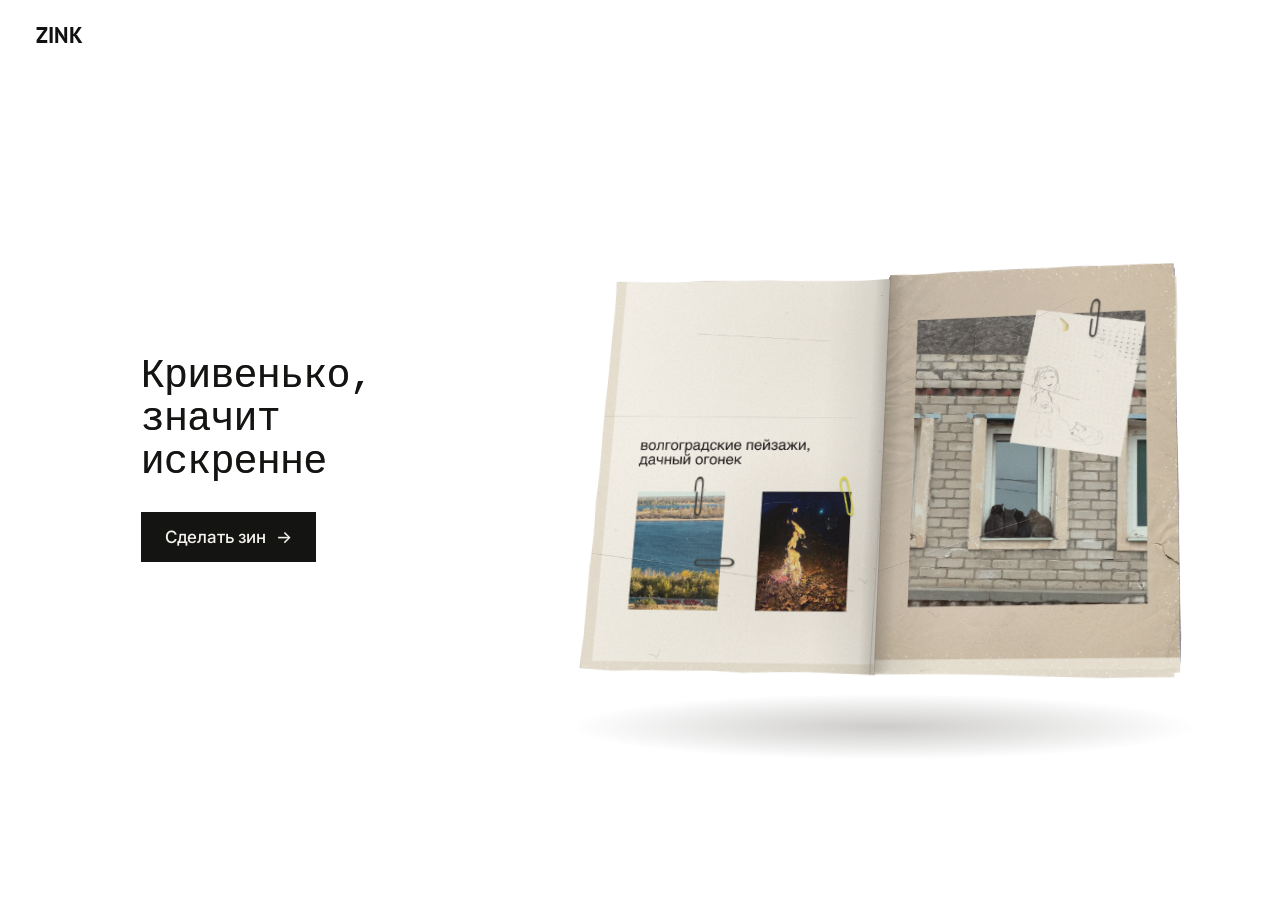
<file: index.html>
<!doctype html>
<html lang="ru">
<head>
<meta charset="utf-8">
<meta name="viewport" content="width=device-width, initial-scale=1">
<title>ZINK</title>
<meta name="description" content="Кривенько, значит искренне">
<meta property="og:title" content="ZINK">
<meta property="og:description" content="Кривенько, значит искренне">
<meta property="og:type" content="website">
<meta property="og:site_name" content="ZINK">
<link rel="icon" href="favicon.ico" sizes="any">
<link rel="icon" type="image/png" sizes="32x32" href="assets/favicon-32.png">
<link rel="icon" type="image/png" sizes="192x192" href="assets/favicon-192.png">
<link rel="apple-touch-icon" href="assets/apple-touch-icon.png">
<link rel="preconnect" href="https://fonts.googleapis.com">
<link rel="preconnect" href="https://fonts.gstatic.com" crossorigin>
<link href="https://fonts.googleapis.com/css2?family=Inter:wght@400;500;600;700&family=PT+Sans:wght@400;700&family=PT+Sans+Narrow:wght@700&family=PT+Mono&family=IBM+Plex+Mono:wght@400;500&display=swap" rel="stylesheet">
<link rel="stylesheet" href="css/site.css">
<style>
.home { height: 100vh; height: 100dvh; display: flex; flex-direction: column; overflow: hidden; }
.home__head { padding: 24px 36px; flex: none; position: relative; z-index: 2; }
.home__main { flex: 1; min-height: 0; display: grid; grid-template-columns: minmax(320px, 38%) 1fr; align-items: center; }

/* Левый блок: как был */
.hero { display: flex; flex-direction: column; gap: 28px; padding-left: max(56px, 11vw); margin-top: -6vh; animation: zkin 1s cubic-bezier(.2,.7,.2,1) both; }
.hero__title { margin: 0; font-family: 'Courier New', 'Courier Prime', 'Nimbus Mono PS', FreeMono, monospace; font-weight: 400; font-size: 40px; line-height: 1.08; letter-spacing: -0.02em; text-shadow: 0 0 .6px rgba(20,20,19,.55); color: #141413; }
.hero__btn { align-self: flex-start; height: 50px; min-height: 50px; padding: 0 24px; background: #141413; color: #F4F2EC; font-size: 17px; letter-spacing: -.01em; }

/* 3D-зин */
.scene { position: relative; width: 100%; height: 100%; perspective: 2000px; perspective-origin: 50% 35%; }
.scene__float { position: absolute; left: 50%; top: 47%; width: 0; height: 0; transform-style: preserve-3d; }
.zine { position: absolute; transform-style: preserve-3d; opacity: 0; transition: opacity .35s ease; }
.zine.is-ready { opacity: 1; }
.scene.is-ready .floor { visibility: visible; }
.leaf { position: absolute; left: 50%; top: 0; transform-origin: 0 50%; transform-style: preserve-3d; }
.face { position: absolute; inset: 0; backface-visibility: hidden; -webkit-backface-visibility: hidden; background: #F1EDE4; overflow: hidden; }
.face--back { transform: rotateY(180deg); }
.face canvas { display: block; width: 100%; height: 100%; }
/* бумага и потёртости рисуются прямо на страницах (js/home3d.js) */
.face--front::after, .face--back::after { content: ""; position: absolute; inset: 0; pointer-events: none; z-index: 2; }
.face--front::after { background: linear-gradient(90deg, rgba(40,36,30,.28), rgba(40,36,30,.08) 6%, rgba(40,36,30,0) 22%); }
.face--back::after { background: linear-gradient(270deg, rgba(40,36,30,.28), rgba(40,36,30,.08) 6%, rgba(40,36,30,0) 22%); }
.shade { position: absolute; inset: 0; z-index: 3; pointer-events: none; opacity: 0; }
.face--front .shade { background: linear-gradient(90deg, rgba(20,18,15,.55), rgba(20,18,15,.12) 55%, rgba(255,255,255,.08)); }
.face--back .shade { background: linear-gradient(270deg, rgba(20,18,15,.55), rgba(20,18,15,.12) 55%, rgba(255,255,255,.08)); }
.edge { position: absolute; top: 0; height: 100%; width: 3px; background: linear-gradient(90deg, #E9E7E2, #D8D5CF); }
.floor { position: absolute; left: 50%; top: 47%; visibility: hidden; border-radius: 50%; background: radial-gradient(closest-side, rgba(40,36,30,.30), rgba(40,36,30,0)); pointer-events: none; }

@keyframes zkin { from { opacity: 0; transform: translateY(18px); } to { opacity: 1; transform: none; } }

@media (max-width: 760px) {
  .home { height: auto; min-height: 100dvh; overflow: visible; }
  .home__head { padding: 18px 20px; }
  .home__main { display: flex; flex-direction: column; align-items: stretch; }
  .hero { padding: 36px 24px 8px; margin-top: 0; }
  .hero__title { font-size: clamp(28px, 8.4vw, 40px); }
  .scene { height: min(100vw, 520px); }
}
</style>
</head>
<body>
<div class="home" id="home">
  <header class="home__head"><a class="logo" href="index.html">ZINK</a></header>

  <main class="home__main">
    <div class="hero">
      <h1 class="hero__title ink">Кривенько,<br>значит искренне</h1>
      <a class="btn hero__btn" href="templates.html">Сделать зин <span aria-hidden="true">→</span></a>
    </div>

    <div class="scene" id="scene" aria-label="Зин листается сам: обложка, развороты, задник" role="img">
      <div class="floor" id="floor" aria-hidden="true"></div>
      <div class="scene__float" id="float">
        <div class="zine" id="zine" aria-hidden="true"></div>
      </div>
    </div>
  </main>
</div>
<script src="js/home-pages.js?v=10"></script>
<script src="js/home3d.js?v=9"></script>
</body>
</html>
</file>
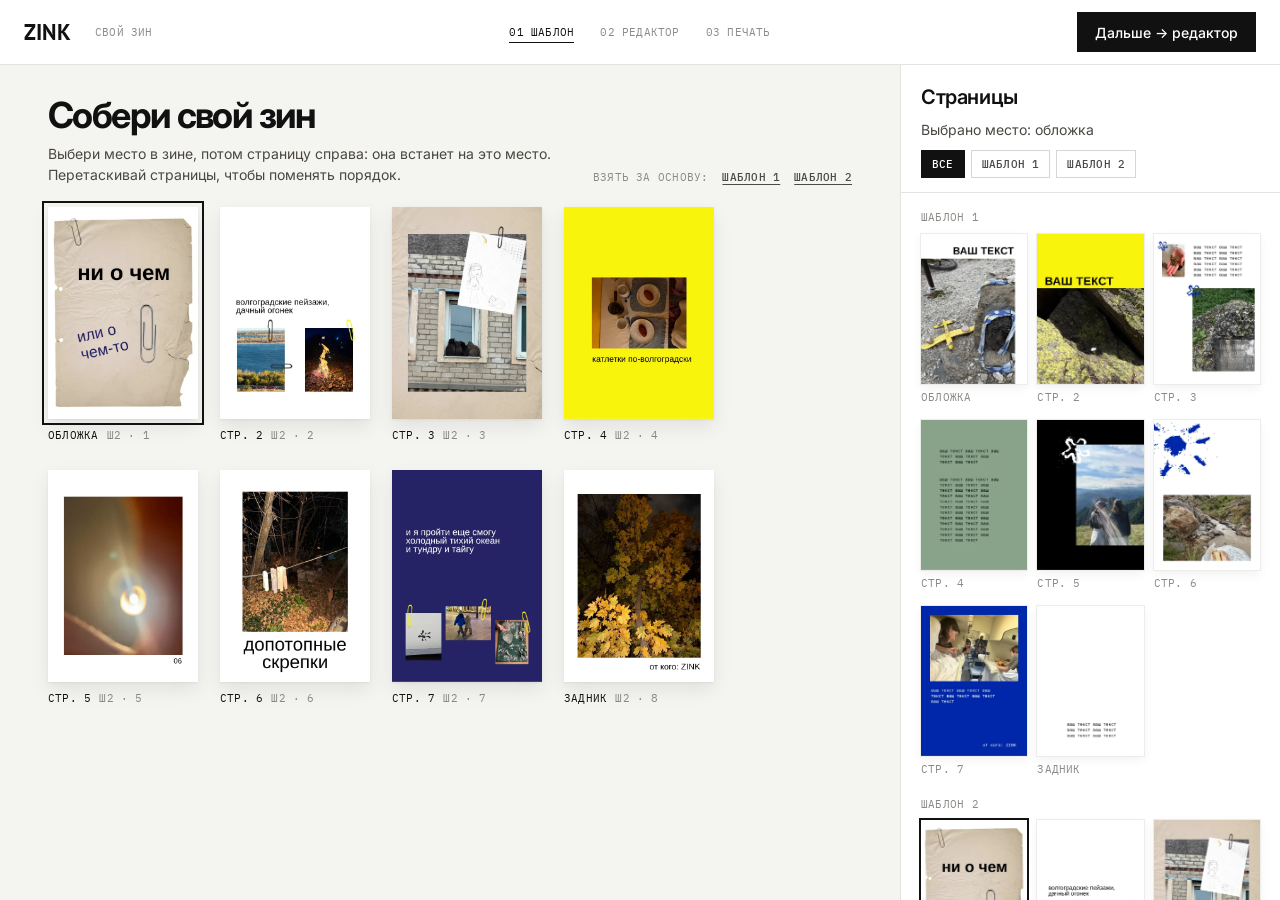
<file: builder.html>
<!doctype html>
<html lang="ru">
<head>
<meta charset="utf-8">
<meta name="viewport" content="width=device-width, initial-scale=1">
<title>ZINK · свой зин</title>
<meta name="description" content="Кривенько, значит искренне">
<meta property="og:title" content="ZINK">
<meta property="og:description" content="Кривенько, значит искренне">
<meta property="og:type" content="website">
<meta property="og:site_name" content="ZINK">
<link rel="icon" href="favicon.ico" sizes="any">
<link rel="icon" type="image/png" sizes="32x32" href="assets/favicon-32.png">
<link rel="icon" type="image/png" sizes="192x192" href="assets/favicon-192.png">
<link rel="apple-touch-icon" href="assets/apple-touch-icon.png">
<link rel="preconnect" href="https://fonts.googleapis.com">
<link rel="preconnect" href="https://fonts.gstatic.com" crossorigin>
<link href="https://fonts.googleapis.com/css2?family=Inter:wght@400;500;600;700&family=PT+Sans:wght@400;700&family=IBM+Plex+Mono:wght@400;500&display=swap" rel="stylesheet">
<link rel="stylesheet" href="css/site.css">
<style>
.build { flex: 1; min-height: 0; display: grid; grid-template-columns: 1fr 380px; }
.zine { min-height: 0; overflow-y: auto; padding: 32px 48px; display: flex; flex-direction: column; gap: 22px; background: #F4F4F1; }
.zine__head { display: flex; justify-content: space-between; align-items: flex-end; gap: 24px; flex-wrap: wrap; }
.zine__title { margin: 0; font-weight: 700; font-size: 36px; letter-spacing: -0.045em; line-height: 1; }
.zine__hint { margin: 10px 0 0; max-width: 520px; font-size: 14px; line-height: 1.5; color: #4A4742; }
.base { display: flex; gap: 14px; align-items: baseline; flex-wrap: wrap; }
.ghost { background: transparent; border: 0; padding: 0; cursor: pointer; color: #4A4A4A; font: 500 11px 'IBM Plex Mono', monospace; text-transform: uppercase; letter-spacing: .02em; text-decoration: underline; text-underline-offset: 3px; }
.ghost:hover { color: #111111; }

/* 8 мест: обложка, 2–7, задник */
.slots { --sw: min(150px, calc((100dvh - 61px - 64px - 110px - 80px) / 2 / 1.415 - 6px)); display: grid; grid-template-columns: repeat(4, var(--sw)); gap: 26px 22px; justify-content: start; }
.slot { position: relative; display: flex; flex-direction: column; gap: 8px; padding: 0; border: 0; background: transparent; cursor: pointer; text-align: left; }
.slot__page { position: relative; width: 100%; aspect-ratio: 595 / 842; background: #FFFFFF; box-shadow: 0 1px 2px rgba(0,0,0,.06), 0 8px 18px rgba(0,0,0,.08); outline: 2px solid transparent; outline-offset: 4px; transition: outline-color .15s, transform .15s; }
.slot__page img { width: 100%; height: 100%; object-fit: cover; pointer-events: none; }
.slot[aria-pressed="true"] .slot__page { outline-color: #111111; }
.slot.is-over .slot__page { outline-color: #2F5BEA; transform: translateY(-3px); }
.slot.is-dragging { opacity: .4; }
.slot__meta { display: flex; justify-content: space-between; gap: 8px; }
.slot__from { color: #8A8A86; }
.slot.is-new .slot__page { animation: pop .35s cubic-bezier(.2,.7,.2,1); }
@keyframes pop { from { transform: scale(.94); opacity: .5; } to { transform: none; opacity: 1; } }

/* Каталог страниц */
.cat { border-left: 1px solid #E3E3DF; min-height: 0; display: flex; flex-direction: column; }
.cat__head { padding: 20px 20px 14px; display: flex; flex-direction: column; gap: 12px; border-bottom: 1px solid #E3E3DF; }
.cat__title { font-weight: 600; font-size: 20px; letter-spacing: -0.02em; }
.cat__for { font-size: 14px; color: #4A4742; }
.chips { display: flex; gap: 6px; }
.chip { border: 1px solid #D6D6D2; background: #FFFFFF; padding: 6px 10px; cursor: pointer; font: 500 11px 'IBM Plex Mono', monospace; text-transform: uppercase; letter-spacing: .02em; color: #4A4A4A; }
.chip[aria-pressed="true"] { background: #111111; border-color: #111111; color: #FFFFFF; }
.cat__list { flex: 1; min-height: 0; overflow-y: auto; padding: 16px 20px 24px; display: flex; flex-direction: column; gap: 18px; }
.group__name { margin-bottom: 8px; }
.grid { display: grid; grid-template-columns: repeat(3, 1fr); gap: 14px 10px; }
.pg { display: flex; flex-direction: column; gap: 5px; padding: 0; border: 0; background: transparent; cursor: grab; text-align: left; }
.pg__img { width: 100%; aspect-ratio: 595 / 842; background: #FFFFFF; box-shadow: 0 0 0 1px #ECECE8, 0 4px 10px rgba(0,0,0,.06); transition: transform .15s, box-shadow .15s; }
.pg:hover .pg__img { transform: translateY(-2px); box-shadow: 0 0 0 1px #D6D6D2, 0 8px 16px rgba(0,0,0,.10); }
.pg[aria-current="true"] .pg__img { box-shadow: 0 0 0 2px #111111; }
.pg__img img { width: 100%; height: 100%; object-fit: cover; pointer-events: none; }

@media (max-width: 900px) {
  .app { height: auto; min-height: 100dvh; overflow: visible; }
  .build { display: flex; flex-direction: column; }
  .zine { padding: 24px 16px; overflow: visible; }
  .slots { --sw: auto; grid-template-columns: repeat(4, minmax(0, 1fr)); gap: 18px 10px; }
  .cat { border-left: 0; border-top: 1px solid #E3E3DF; }
  .cat__list { overflow: visible; }
  .grid { grid-template-columns: repeat(4, 1fr); }
  .slot__from { display: none; }
  .cat__head { position: sticky; top: 0; z-index: 2; background: #FFFFFF; }
}
</style>
</head>
<body>
<div class="app">
  <header class="topbar">
    <div style="display:flex;align-items:center;gap:24px">
      <a class="logo" href="index.html">ZINK</a>
      <span class="mono muted">свой зин</span>
    </div>
    <nav aria-label="Шаги">
      <ol class="steps mono">
        <li><a href="templates.html" aria-current="step">01 шаблон</a></li>
        <li><a href="editor.html?t=c">02 редактор</a></li>
        <li><a href="print.html?t=c">03 печать</a></li>
      </ol>
    </nav>
    <div class="topbar__right"><a class="btn" href="editor.html?t=c" style="min-height:40px;padding:0 18px;font-size:14px">Дальше → редактор</a></div>
  </header>

  <main class="build">
    <section class="zine" aria-label="Твой зин">
      <div class="zine__head">
        <div>
          <h1 class="zine__title">Собери свой зин</h1>
          <p class="zine__hint">Выбери место в зине, потом страницу справа: она встанет на это место. Перетаскивай страницы, чтобы поменять порядок.</p>
        </div>
        <div class="base"><span class="mono muted">Взять за основу:</span><button type="button" class="ghost" data-base="1">шаблон 1</button><button type="button" class="ghost" data-base="2">шаблон 2</button></div>
      </div>
      <div class="slots" id="slots" role="listbox" aria-label="Страницы зина"></div>
    </section>

    <aside class="cat" aria-label="Каталог страниц">
      <div class="cat__head">
        <div class="cat__title">Страницы</div>
        <div class="cat__for" id="catFor"></div>
        <div class="chips" role="group" aria-label="Фильтр">
          <button type="button" class="chip" data-f="all" aria-pressed="true">все</button>
          <button type="button" class="chip" data-f="1" aria-pressed="false">шаблон 1</button>
          <button type="button" class="chip" data-f="2" aria-pressed="false">шаблон 2</button>
        </div>
      </div>
      <div class="cat__list" id="cat"></div>
    </aside>
  </main>
</div>
<script>
// Сборка своего зина: 8 мест (1: обложка, 8: задник), в каждое: страница из любого шаблона
(function () {
  var KEY = 'zink-custom-pages';
  var TPLS = [{ t: 1, name: 'Шаблон 1' }, { t: 2, name: 'Шаблон 2' }];
  function slotName(i) { return i === 1 ? 'обложка' : i === 8 ? 'задник' : 'стр. ' + i; }
  function narrow() { return window.matchMedia('(max-width: 900px)').matches; }
  function img(ref) { return 'assets/pages/t' + ref.t + '-' + ref.pg + '.webp'; }

  var comp;
  // ?new=1 из библиотеки: собрать начисто
  if (/[?&]new=1/.test(location.search)) {
    try { localStorage.removeItem(KEY); var d = JSON.parse(localStorage.getItem('zink-draft-v2') || 'null'); if (d && d.key === 'tc') localStorage.removeItem('zink-draft-v2'); } catch (e) {}
    try { history.replaceState(null, '', location.pathname); } catch (e) {}
  }
  try { comp = JSON.parse(localStorage.getItem(KEY)); } catch (e) {}
  if (!Array.isArray(comp) || comp.length !== 8) comp = [1, 2, 3, 4, 5, 6, 7, 8].map(function (pg) { return { t: 2, pg: pg }; });
  var m = location.search.match(/[?&]slot=(\d)/);
  var sel = m ? Math.min(8, Math.max(1, +m[1])) : 1, filter = 'all', fresh = null;

  function save() { try { localStorage.setItem(KEY, JSON.stringify(comp)); localStorage.setItem('zink-cur', JSON.stringify({ t: 'c', key: 'tc' })); } catch (e) {} }

  // ---------- места ----------
  var slotsEl = document.getElementById('slots'), dragFrom = null;
  function renderSlots() {
    slotsEl.innerHTML = '';
    comp.forEach(function (ref, i) {
      var n = i + 1, b = document.createElement('button');
      b.type = 'button'; b.className = 'slot' + (fresh === n ? ' is-new' : ''); b.draggable = true;
      b.setAttribute('aria-pressed', n === sel ? 'true' : 'false');
      b.setAttribute('aria-label', slotName(n) + ': страница ' + ref.pg + ' из шаблона ' + ref.t);
      b.innerHTML = '<span class="slot__page"><img src="' + img(ref) + '" alt=""></span>' +
        '<span class="slot__meta"><span class="mono">' + slotName(n) + '</span><span class="mono slot__from">ш' + ref.t + ' · ' + ref.pg + '</span></span>';
      b.addEventListener('click', function () {
        sel = n; render();
        if (narrow()) document.querySelector('.cat').scrollIntoView({ behavior: 'smooth', block: 'start' });   // на телефоне каталог ниже
      });
      b.addEventListener('dragstart', function (e) { dragFrom = { slot: n }; b.classList.add('is-dragging'); e.dataTransfer.effectAllowed = 'move'; e.dataTransfer.setData('text/plain', 's' + n); });
      b.addEventListener('dragend', function () { b.classList.remove('is-dragging'); dragFrom = null; });
      b.addEventListener('dragover', function (e) { if (!dragFrom) return; e.preventDefault(); b.classList.add('is-over'); });
      b.addEventListener('dragleave', function () { b.classList.remove('is-over'); });
      b.addEventListener('drop', function (e) {
        e.preventDefault(); b.classList.remove('is-over'); if (!dragFrom) return;
        if (dragFrom.slot) { var a = dragFrom.slot - 1, t = comp[a]; comp[a] = comp[i]; comp[i] = t; }   // поменять местами
        else comp[i] = dragFrom.ref;                                                                     // страница из каталога
        sel = n; fresh = n; save(); render();
      });
      slotsEl.appendChild(b);
    });
    fresh = null;
  }

  // ---------- каталог ----------
  var catEl = document.getElementById('cat');
  function renderCat() {
    document.getElementById('catFor').textContent = 'Выбрано место: ' + slotName(sel);
    catEl.innerHTML = '';
    TPLS.forEach(function (T) {
      if (filter !== 'all' && String(T.t) !== filter) return;
      var g = document.createElement('div'); g.className = 'group';
      g.innerHTML = '<div class="mono muted group__name">' + T.name + '</div>';
      var grid = document.createElement('div'); grid.className = 'grid';
      [1, 2, 3, 4, 5, 6, 7, 8].forEach(function (pg) {
        var ref = { t: T.t, pg: pg }, cur = comp[sel - 1], b = document.createElement('button');
        b.type = 'button'; b.className = 'pg'; b.draggable = true;
        b.setAttribute('aria-current', cur.t === ref.t && cur.pg === ref.pg ? 'true' : 'false');
        b.setAttribute('aria-label', T.name + ', ' + slotName(pg) + ': поставить на место «' + slotName(sel) + '»');
        b.innerHTML = '<span class="pg__img"><img src="' + img(ref) + '" alt="" loading="lazy"></span><span class="mono muted">' + slotName(pg) + '</span>';
        b.addEventListener('click', function () {
          comp[sel - 1] = ref; fresh = sel; save();
          if (sel < 8) sel++;                // сразу к следующему месту: быстро собрать весь зин
          render();
        });
        b.addEventListener('dragstart', function (e) { dragFrom = { ref: ref }; e.dataTransfer.effectAllowed = 'copy'; e.dataTransfer.setData('text/plain', 'p'); });
        b.addEventListener('dragend', function () { dragFrom = null; });
        grid.appendChild(b);
      });
      g.appendChild(grid); catEl.appendChild(g);
    });
  }

  Array.prototype.forEach.call(document.querySelectorAll('.chip'), function (c) {
    c.addEventListener('click', function () {
      filter = c.dataset.f;
      Array.prototype.forEach.call(document.querySelectorAll('.chip'), function (x) { x.setAttribute('aria-pressed', x === c ? 'true' : 'false'); });
      renderCat();
    });
  });
  Array.prototype.forEach.call(document.querySelectorAll('[data-base]'), function (b) {
    b.addEventListener('click', function () {
      var t = +b.dataset.base;
      comp = [1, 2, 3, 4, 5, 6, 7, 8].map(function (pg) { return { t: t, pg: pg }; });
      sel = 1; save(); render();
    });
  });

  function render() { renderSlots(); renderCat(); }
  save(); render();
})();
</script>
</body>
</html>
</file>
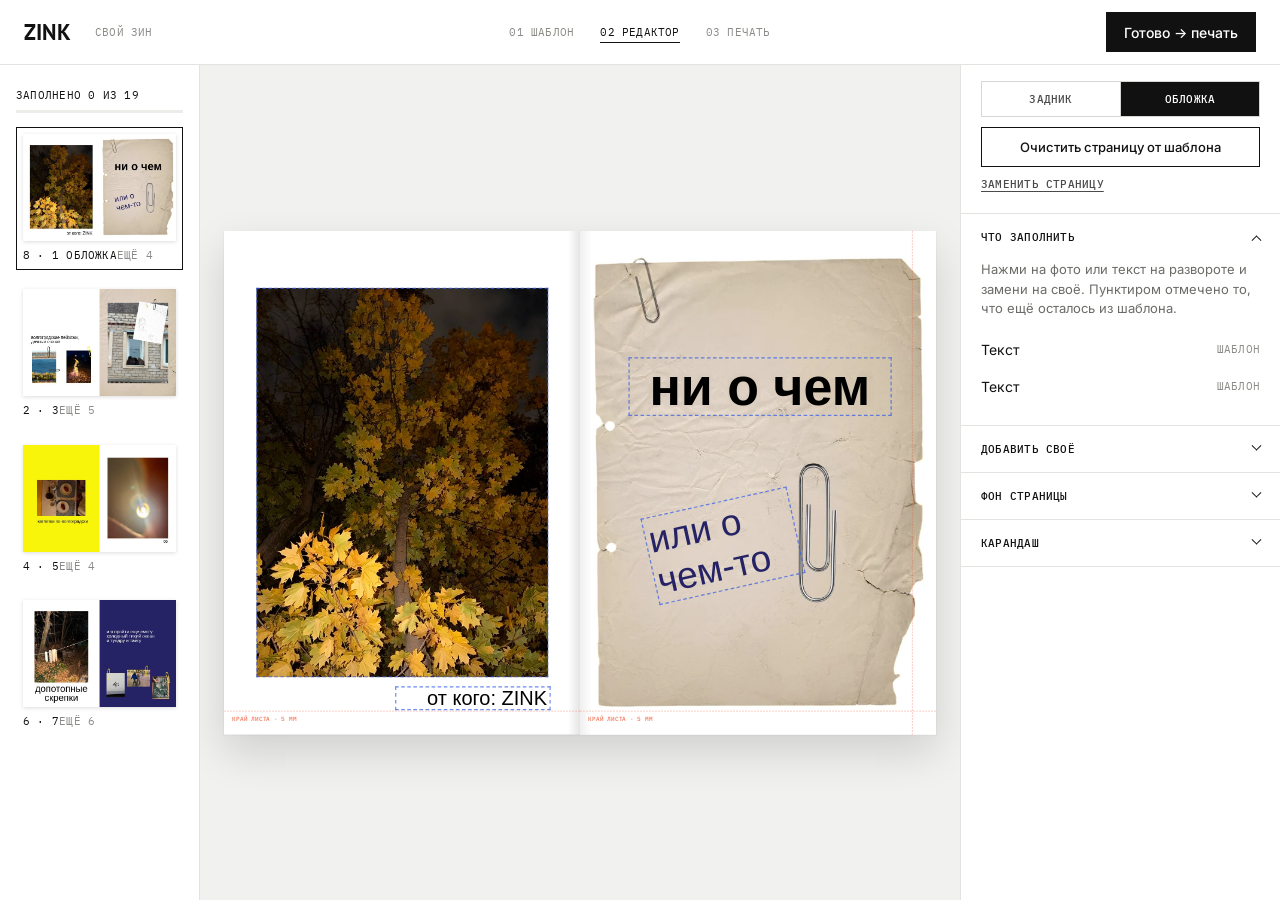
<file: editor.html>
<!doctype html>
<html lang="ru">
<head>
<meta charset="utf-8">
<meta name="viewport" content="width=device-width, initial-scale=1">
<title>ZINK · редактор</title>
<meta name="description" content="Кривенько, значит искренне">
<meta property="og:title" content="ZINK">
<meta property="og:description" content="Кривенько, значит искренне">
<meta property="og:type" content="website">
<meta property="og:site_name" content="ZINK">
<link rel="icon" href="favicon.ico" sizes="any">
<link rel="icon" type="image/png" sizes="32x32" href="assets/favicon-32.png">
<link rel="icon" type="image/png" sizes="192x192" href="assets/favicon-192.png">
<link rel="apple-touch-icon" href="assets/apple-touch-icon.png">
<link rel="preconnect" href="https://fonts.googleapis.com">
<link rel="preconnect" href="https://fonts.gstatic.com" crossorigin>
<link href="https://fonts.googleapis.com/css2?family=Inter:wght@400;500;600;700&family=PT+Sans:wght@400;700&family=PT+Sans+Narrow:wght@700&family=PT+Mono&family=IBM+Plex+Mono:wght@400;500&display=swap" rel="stylesheet">
<link rel="stylesheet" href="css/site.css">
<style>
.ed { flex: 1; min-height: 0; display: grid; grid-template-columns: 200px minmax(0, 1fr) 320px; }
.ed__pages { border-right: 1px solid #E3E3DF; padding: 18px 16px; display: flex; flex-direction: column; gap: 14px; overflow-y: auto; }
.ed__bar { height: 3px; background: #ECECE8; margin-top: 6px; }
.ed__bar > div { height: 100%; background: #111111; transition: width .3s; }
.thumbs { display: flex; flex-direction: column; gap: 12px; }
.thumb { display: flex; flex-direction: column; gap: 6px; width: 100%; padding: 6px; cursor: pointer; background: transparent; border: 1px solid transparent; text-align: left; }
.thumb[aria-selected="true"] { border-color: #111111; }
.thumb img { width: 100%; aspect-ratio: 10 / 7; object-fit: cover; box-shadow: 0 1px 4px rgba(0,0,0,.14); }
.thumb__meta { display: flex; justify-content: space-between; }

.ed__stage { background: #F1F1EF; display: flex; align-items: center; justify-content: center; padding: 24px; overflow: hidden; min-width: 0; }
.fit { position: relative; flex: none; box-shadow: 0 1px 2px rgba(0,0,0,.08), 0 18px 40px rgba(0,0,0,.14); }
.spread { position: absolute; left: 0; top: 0; width: 1190px; height: 842px; overflow: hidden; transform-origin: 0 0; user-select: none; -webkit-user-select: none; }
.lay { position: absolute; }
.hit { cursor: pointer; }
.hit:hover { outline: 2px solid rgba(47,91,234,.55); outline-offset: -2px; }
.todo { outline: 2px dashed rgba(47,91,234,.7); outline-offset: -2px; }
.on, .on:hover { outline: 3px solid #2F5BEA; outline-offset: -3px; }
.spine { position: absolute; left: 575px; top: 0; width: 40px; height: 842px; z-index: 55; pointer-events: none; background: linear-gradient(90deg, rgba(0,0,0,0), rgba(0,0,0,.10) 48%, rgba(0,0,0,.14) 50%, rgba(0,0,0,.06) 52%, rgba(0,0,0,0)); }
.strokes { position: absolute; inset: 0; width: 100%; height: 100%; z-index: 60; pointer-events: none; }
.pen { position: absolute; inset: 0; z-index: 70; cursor: crosshair; touch-action: none; display: none; }
.pen.is-on { display: block; }
.pen.is-erase { cursor: none; }
.eraser-dot { position: absolute; transform: translate(-50%, -50%); border: 1.5px solid #111111; border-radius: 50%; background: rgba(255,255,255,.55); pointer-events: none; }
#penBtn[aria-pressed="true"], #eraseBtn[aria-pressed="true"] { background: #111111; color: #FFFFFF; }

.ed__panel { border-left: 1px solid #E3E3DF; display: flex; flex-direction: column; overflow-y: auto; }
.ed__panel > * { flex: none; }
.sec { display: flex; flex-direction: column; gap: 12px; padding: 18px 20px; border-bottom: 1px solid #E3E3DF; }
.sec:last-child { border-bottom: 0; }
.sec__title { font-weight: 600; font-size: 20px; letter-spacing: -0.02em; }
.sec p { margin: 0; font-size: 14px; line-height: 1.5; color: #4A4742; }
.sec .hint { font-size: 13px; color: #6B6B67; }
.todo-list { list-style: none; margin: 0; padding: 0; }
.todo-list button { display: flex; justify-content: space-between; width: 100%; padding: 10px 0; border: 0; border-top: 1px solid #E3E3DF; background: transparent; cursor: pointer; font-size: 14px; text-align: left; }
.ghost { background: transparent; border: 0; padding: 0; min-height: 30px; cursor: pointer; color: #4A4A4A; font: 500 11px 'IBM Plex Mono', monospace; text-transform: uppercase; letter-spacing: .02em; text-decoration: underline; text-underline-offset: 3px; align-self: flex-start; }
.ghost:hover { color: #111111; }
.swatches { display: flex; gap: 8px; flex-wrap: wrap; }
.sw { width: 28px; height: 28px; cursor: pointer; padding: 0; }
.sw--any { position: relative; display: inline-block; background: conic-gradient(#D9443F, #F8F40A, #88A48A, #2F9FD9, #0026A9, #B04FC9, #D9443F); border: 1px solid #D6D6D2; }
.sw--any input { position: absolute; inset: 0; width: 100%; height: 100%; opacity: 0; cursor: pointer; border: 0; padding: 0; }
.bgrow { display: flex; flex-direction: column; gap: 8px; }
.sw[aria-checked="true"] { box-shadow: 0 0 0 2px #FFFFFF, 0 0 0 3px #111111; }
.file { position: absolute; width: 1px; height: 1px; opacity: 0; overflow: hidden; }
.file:focus-visible + span { outline: 2px solid #2F5BEA; outline-offset: 2px; }
.range { width: 100%; accent-color: #111111; }
textarea { font: 400 14px 'PT Mono', monospace; color: #111111; border: 1px solid #D6D6D2; border-radius: 0; padding: 10px; resize: vertical; }
.toast { font-size: 12px; color: #8A4A12; }
[hidden] { display: none !important; }
.pbar { position: sticky; top: 0; z-index: 3; display: flex; flex-direction: column; gap: 10px; padding: 16px 20px; background: #FFFFFF; border-bottom: 1px solid #E3E3DF; }
.tabs { display: flex; border: 1px solid #D6D6D2; }
.tabs button { flex: 1; min-height: 34px; border: 0; border-right: 1px solid #D6D6D2; background: #FFFFFF; cursor: pointer; font: 500 11px 'IBM Plex Mono', monospace; text-transform: uppercase; letter-spacing: .02em; color: #4A4A4A; }
.tabs button:last-child { border-right: 0; }
.tabs button[aria-selected="true"] { background: #111111; color: #FFFFFF; }
.pbar .ghost { align-self: flex-start; min-height: 20px; }
.selc { display: flex; flex-direction: column; gap: 14px; padding: 18px 20px 20px; border-bottom: 1px solid #E3E3DF; background: #FAFAF8; }
.selc__head { display: flex; justify-content: space-between; align-items: flex-start; gap: 12px; }
.selc__head > div { display: flex; flex-direction: column; gap: 2px; }
.selc__x { width: 30px; height: 30px; margin: -4px -6px 0 0; border: 0; background: transparent; cursor: pointer; font: 300 22px/30px Inter, sans-serif; color: #6B6B67; }
.selc__x:hover { color: #111111; }
.grp { display: flex; flex-direction: column; gap: 12px; }
.acc { border-bottom: 1px solid #E3E3DF; }
.acc > summary { list-style: none; display: flex; justify-content: space-between; align-items: center; padding: 16px 20px; cursor: pointer; font: 500 11px 'IBM Plex Mono', monospace; text-transform: uppercase; letter-spacing: .02em; user-select: none; }
.acc > summary::-webkit-details-marker { display: none; }
.acc > summary::after { content: ""; width: 7px; height: 7px; border-right: 1.5px solid #111111; border-bottom: 1.5px solid #111111; transform: rotate(45deg) translate(-2px, -2px); transition: transform .2s; }
.acc[open] > summary::after { transform: rotate(-135deg) translate(-2px, -2px); }
.acc > summary:hover { background: #FAFAF8; }
.acc__body { display: flex; flex-direction: column; gap: 12px; padding: 0 20px 20px; }
.acc .todo-list button:first-child { border-top: 0; }
.ed__panel p { margin: 0; }
.ed__panel .hint { font-size: 13px; line-height: 1.5; color: #6B6B67; }
.ed__panel .toast { font-size: 12px; line-height: 1.45; color: #8A4A12; }
.modal { position: fixed; inset: 0; z-index: 100; display: flex; align-items: center; justify-content: center; padding: 20px; background: rgba(20,20,19,.38); }
.modal__box { position: relative; width: 100%; max-width: 420px; display: flex; flex-direction: column; gap: 12px; padding: 28px 28px 24px; background: #FFFFFF; box-shadow: 0 24px 60px rgba(0,0,0,.22); }
.modal__title { margin: 0 0 6px; font-weight: 600; font-size: 22px; letter-spacing: -0.03em; }
.modal__x { position: absolute; top: 10px; right: 12px; width: 32px; height: 32px; border: 0; background: transparent; cursor: pointer; font: 300 24px/32px Inter, sans-serif; color: #6B6B67; }
.modal__x:hover { color: #111111; }
.modal input { height: 44px; padding: 0 12px; border: 1px solid #D6D6D2; border-radius: 0; font: 400 15px Inter, sans-serif; color: #111111; }
.modal input:focus { outline: none; border-color: #111111; }
.modal__note { margin: 0; font-size: 12px; line-height: 1.45; color: #8A8A86; }
.modal__acts { display: flex; align-items: center; justify-content: space-between; gap: 16px; margin-top: 8px; }
.modal__acts .btn { min-height: 44px; }
.modal__acts .btn:disabled { background: #BDBDB8; cursor: default; }
.modal__acts .ghost { align-self: center; }
.acts { display: flex; gap: 16px; flex-wrap: wrap; }
.seg { display: flex; border: 1px solid #D6D6D2; }
.seg__b { flex: 1; min-height: 34px; border: 0; border-right: 1px solid #D6D6D2; background: #FFFFFF; cursor: pointer; font-size: 13px; }
.seg__b:last-child { border-right: 0; }
.seg__b[aria-pressed="true"] { background: #111111; color: #FFFFFF; }
.free { box-sizing: border-box; }
.frame { box-sizing: border-box; border: 1.5px solid #FF2D8A; cursor: move; touch-action: none; }
.frame.is-edit { cursor: text; }
.hdl { position: absolute; width: 11px; height: 11px; background: #FFFFFF; border: 1.5px solid #FF2D8A; box-sizing: border-box; touch-action: none; }
.hdl--nw { left: -6px; top: -6px; cursor: nwse-resize; } .hdl--se { right: -6px; bottom: -6px; cursor: nwse-resize; }
.hdl--ne { right: -6px; top: -6px; cursor: nesw-resize; } .hdl--sw { left: -6px; bottom: -6px; cursor: nesw-resize; }
.hdl--w { left: -6px; top: 50%; margin-top: -6px; cursor: ew-resize; } .hdl--e { right: -6px; top: 50%; margin-top: -6px; cursor: ew-resize; }
.badge { position: absolute; left: 50%; top: 100%; transform: translate(-50%, 8px); background: #FF2D8A; color: #FFFFFF; font: 500 13px Inter, sans-serif; padding: 2px 6px; border-radius: 3px; white-space: nowrap; pointer-events: none; }
.edit { outline: none; white-space: pre-wrap; overflow-wrap: break-word; min-height: 1em; cursor: text; user-select: text; -webkit-user-select: text; }
.guide { background: #F24822; z-index: 59; pointer-events: none; }
.safe { border: 0 dashed rgba(242,72,34,.5); z-index: 57; pointer-events: none; }
.safe__label { z-index: 57; pointer-events: none; font: 500 10px 'IBM Plex Mono', monospace; text-transform: uppercase; letter-spacing: .03em; color: rgba(242,72,34,.75); background: rgba(255,255,255,.7); padding: 1px 4px; }

/* Планшет: панель уже */
@media (max-width: 1100px) { .ed { grid-template-columns: 170px minmax(0, 1fr) 280px; } }
/* Телефон: разворот сверху, развороты лентой, панель снизу */
@media (max-width: 760px) {
  .ed { display: flex; flex-direction: column; }
  .ed__stage { order: 1; padding: 16px 12px; }
  .ed__pages { order: 2; border-right: 0; border-bottom: 1px solid #E3E3DF; padding: 12px 16px; overflow: visible; }
  .thumbs { flex-direction: row; overflow-x: auto; gap: 8px; scroll-snap-type: x mandatory; }
  .thumb { flex: 0 0 150px; scroll-snap-align: start; }
  .ed__panel { order: 3; border-left: 0; overflow: visible; }
}
</style>
</head>
<body>
<div class="app">
  <header class="topbar">
    <div style="display:flex;align-items:center;gap:24px">
      <a class="logo" href="index.html">ZINK</a>
      <span class="mono muted" id="tplName">шаблон 1</span>
    </div>
    <nav aria-label="Шаги">
      <ol class="steps mono">
        <li><a href="templates.html">01 шаблон</a></li>
        <li><a href="editor.html" aria-current="step">02 редактор</a></li>
        <li><a href="print.html">03 печать</a></li>
      </ol>
    </nav>
    <div class="topbar__right"><a class="btn" href="print.html" id="toPrint" style="min-height:40px;padding:0 18px;font-size:14px">Готово → печать</a></div>
  </header>

  <div class="ed">
    <aside class="ed__pages" aria-label="Развороты">
      <div>
        <span class="mono" id="progressText">Заполнено 0 из 15</span>
        <div class="ed__bar" aria-hidden="true"><div id="progressBar" style="width:0"></div></div>
      </div>
      <div class="thumbs" role="tablist" id="thumbs"></div>
    </aside>

    <main class="ed__stage" id="stage" aria-label="Разворот">
      <div class="fit" id="fit">
        <div class="spread" id="spread">
          <div id="layers"></div>
          <div class="spine" aria-hidden="true"></div>
          <svg class="strokes" id="strokes" viewBox="0 0 1190 842" aria-hidden="true"></svg>
          <div class="pen" id="pen" role="img" aria-label="Холст для подписи от руки"><i class="eraser-dot" id="eraserDot" hidden></i></div>
        </div>
      </div>
    </main>

    <aside class="ed__panel" aria-label="Настройки">
      <!-- страница: какую правим и очистка от шаблона -->
      <div class="pbar">
        <div class="tabs" id="pageTabs" role="tablist" aria-label="Страница разворота"></div>
        <button type="button" class="btn btn--outline btn--block" id="clearBtn" style="min-height:40px;font-size:13px">Очистить страницу от шаблона</button>
        <a class="ghost" id="swapPage" hidden>заменить страницу</a>
      </div>

      <!-- выбранный элемент -->
      <div class="selc" id="selCard" hidden>
        <div class="selc__head">
          <div><span class="mono muted" id="kicker"></span><span class="sec__title" id="panelTitle"></span></div>
          <button type="button" class="selc__x" id="selClose" aria-label="Снять выделение">×</button>
        </div>
      <div class="grp" id="pPhoto" hidden>
        <label style="position:relative;display:block">
          <input type="file" accept="image/*" class="file" id="upload">
          <span class="btn btn--outline btn--block" style="min-height:40px;font-size:13px">Заменить фото</span>
        </label>
        <label for="zoom" class="mono" style="display:flex;justify-content:space-between;margin-top:4px"><span>Масштаб</span><span id="zoomVal">100%</span></label>
        <input id="zoom" type="range" min="100" max="300" step="5" value="100" class="range">
        <p class="hint">Перетащи фото внутри рамки, чтобы выбрать кадр. Рамка остаётся на месте, вёрстка не сломается.</p>
        <button type="button" class="ghost" data-reset>вернуть как было</button>
        <span class="toast" id="saveWarn" hidden>Фото слишком тяжёлые для сохранения в браузере, правки пропадут после перезагрузки.</span>
      </div>
      <div class="grp" id="pText" hidden>
        <label for="txt" class="mono">Текст</label>
        <textarea id="txt" rows="6"></textarea>
        <span class="mono">Цвет текста</span>
        <div class="swatches" role="radiogroup" aria-label="Цвет текста" id="txtSw"></div>
        <p class="hint">Шрифт и размер задаёт шаблон, текст встанет ровно на своё место.</p>
        <p class="toast" id="txtFit" hidden></p>
        <button type="button" class="ghost" data-reset>вернуть как было</button>
      </div>
      <div class="grp" id="pDecor" hidden>
        <span class="mono">Цвет</span>
        <div class="swatches" role="radiogroup" aria-label="Цвет детали" id="decorSw"></div>
        <button type="button" class="btn btn--outline btn--block" id="hideDecor" style="min-height:40px;font-size:13px">Скрыть деталь</button>
      </div>
      <div class="grp" id="pFreeText" hidden>
        <label for="ftxt" class="mono">Текст</label>
        <textarea id="ftxt" rows="4"></textarea>
        <span class="mono">Шрифт</span>
        <div class="seg" id="fFont"></div>
        <label for="fSize" class="mono" style="display:flex;justify-content:space-between"><span>Размер</span><span id="fSizeVal"></span></label>
        <input id="fSize" type="range" min="12" max="140" step="1" value="40" class="range">
        <span class="mono">Выравнивание</span>
        <div class="seg" id="fAlign"></div>
        <span class="mono">Цвет</span>
        <div class="swatches" role="radiogroup" aria-label="Цвет текста" id="fColor"></div>
        <p class="toast" id="fOut" hidden>Часть текста за краем страницы и не попадёт в печать.</p>
        <p class="hint">Двойной клик: печатать прямо на странице. Тяни, чтобы двигать. Ручки по бокам меняют ширину, по углам меняют размер целиком. Стрелки сдвигают на 1 px, с Shift на 10. ⌘D делает копию.</p>
        <div class="acts"><button type="button" class="ghost" data-up>выше</button><button type="button" class="ghost" data-down>ниже</button><button type="button" class="ghost" data-del>удалить</button></div>
      </div>
      <div class="grp" id="pFreeImg" hidden>
        <label style="position:relative;display:block">
          <input type="file" accept="image/*" class="file" id="fReplace">
          <span class="btn btn--outline btn--block" style="min-height:40px;font-size:13px">Заменить фото</span>
        </label>
        <p class="toast" id="iOut" hidden>Часть фото за краем страницы и не попадёт в печать.</p>
        <p class="hint">Тяни, чтобы двигать. Любой угол меняет размер. Стрелки сдвигают на 1 px, с Shift на 10. ⌘D делает копию.</p>
        <div class="acts"><button type="button" class="ghost" data-up>выше</button><button type="button" class="ghost" data-down>ниже</button><button type="button" class="ghost" data-del>удалить</button></div>
      </div>
      </div>

      <details class="acc" id="accTodo" open>
        <summary>Что заполнить</summary>
        <div class="acc__body">
          <p class="hint" id="todoHint">Нажми на фото или текст на развороте и замени на своё. Пунктиром отмечено то, что ещё осталось из шаблона.</p>
          <ul class="todo-list" id="todo"></ul>
          <p class="hint" id="todoClear" hidden>Страница очищена от шаблона: добавь свой текст или фото.</p>
          <button type="button" class="ghost" id="showDecor" hidden></button>
        </div>
      </details>

      <details class="acc" id="accAdd">
        <summary>Добавить своё</summary>
        <div class="acc__body">
          <div style="display:flex;gap:8px">
            <button type="button" class="btn btn--outline" id="addTextBtn" style="flex:1;min-height:40px;font-size:13px">+ Текст</button>
            <button type="button" class="btn btn--outline" id="addImgBtn" style="flex:1;min-height:40px;font-size:13px">+ Фото</button>
          </div>
          <input type="file" accept="image/*" class="file" id="addImg" tabindex="-1" aria-hidden="true">
          <p class="hint">Появится на выбранной странице, его можно двигать и менять размер.</p>
        </div>
      </details>

      <details class="acc" id="accBg">
        <summary>Фон страницы</summary>
        <div class="acc__body"><div class="swatches" role="radiogroup" aria-label="Фон страницы" id="bgSw"></div></div>
      </details>

      <details class="acc" id="accPen">
        <summary>Карандаш</summary>
        <div class="acc__body">
          <div style="display:flex;gap:8px">
            <button type="button" class="btn btn--outline" id="penBtn" aria-pressed="false" style="flex:1;min-height:40px;font-size:13px;padding:0 10px">Рисовать</button>
            <button type="button" class="btn btn--outline" id="eraseBtn" aria-pressed="false" style="flex:1;min-height:40px;font-size:13px;padding:0 10px">Ластик</button>
          </div>
          <div class="swatches" role="radiogroup" aria-label="Цвет карандаша" id="inkSw"></div>
          <p class="hint" id="penHint">Выбери цвет и рисуй прямо на развороте. Нажми «Рисую» ещё раз, чтобы снова двигать элементы.</p>
          <p class="hint" id="eraseHint" hidden>Проведи по линии, и она сотрётся целиком. «Отменить» вернёт стёртое.</p>
          <button type="button" class="ghost" id="undo">отменить</button>
        </div>
      </details>
    </aside>
  </div>
</div>
<div class="modal" id="saveModal" hidden>
  <form class="modal__box" id="saveForm" role="dialog" aria-modal="true" aria-labelledby="saveTitle">
    <button type="button" class="modal__x" id="saveClose" aria-label="Закрыть">×</button>
    <h2 class="modal__title" id="saveTitle">Сохранить зин в шаблоны</h2>
    <label for="saveName" class="mono">Название</label>
    <input id="saveName" type="text" maxlength="60" placeholder="Например, «Наше лето»" autocomplete="off">
    <p class="modal__note">Шаблон сохранится на странице шаблонов, в разделе «Мои шаблоны».</p>
    <p class="modal__note" id="saveNote" hidden style="color:#8A4A12">Не получилось сохранить: в браузере не хватило места. Можно перейти к печати без сохранения.</p>
    <div class="modal__acts">
      <button type="submit" class="btn" id="saveOk" disabled>Сохранить и к печати</button>
      <button type="button" class="ghost" id="saveSkip">не сохранять</button>
    </div>
  </form>
</div>
<script src="js/my.js"></script>
<script src="js/tpl-loader.js"></script>
<script src="js/zine.js"></script>
<script src="js/editor.js"></script>
</body>
</html>
</file>
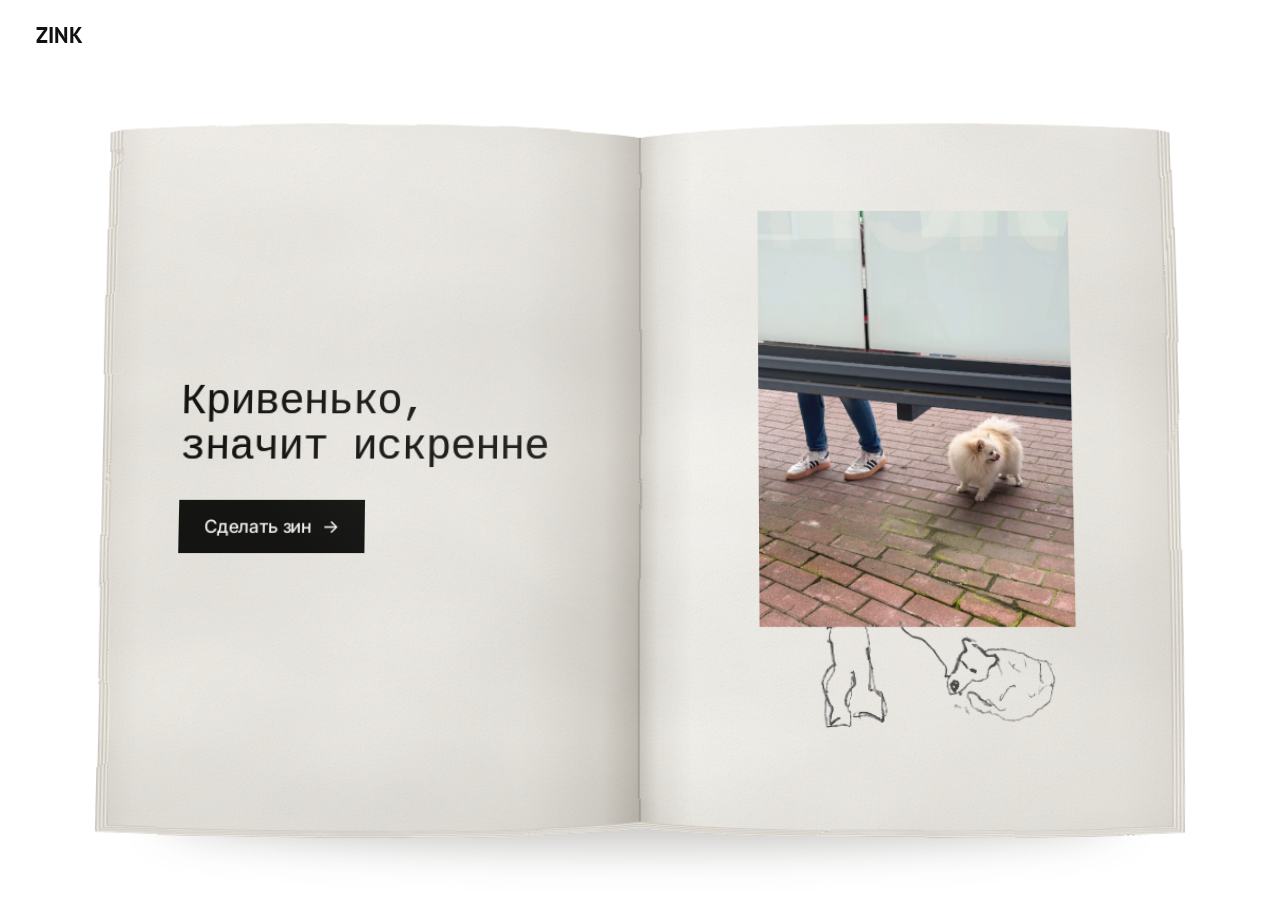
<file: index-old.html>
<!doctype html>
<html lang="ru">
<head>
<meta charset="utf-8">
<meta name="viewport" content="width=device-width, initial-scale=1">
<title>ZINK</title>
<meta name="description" content="Кривенько, значит искренне">
<meta property="og:title" content="ZINK">
<meta property="og:description" content="Кривенько, значит искренне">
<meta property="og:type" content="website">
<meta property="og:site_name" content="ZINK">
<link rel="icon" href="favicon.ico" sizes="any">
<link rel="icon" type="image/png" sizes="32x32" href="assets/favicon-32.png">
<link rel="icon" type="image/png" sizes="192x192" href="assets/favicon-192.png">
<link rel="apple-touch-icon" href="assets/apple-touch-icon.png">
<link rel="preconnect" href="https://fonts.googleapis.com">
<link rel="preconnect" href="https://fonts.gstatic.com" crossorigin>
<link href="https://fonts.googleapis.com/css2?family=Inter:wght@400;500;600;700&family=PT+Sans:wght@400;700&family=IBM+Plex+Mono:wght@400;500&display=swap" rel="stylesheet">
<link rel="stylesheet" href="css/site.css">
<style>
.home { height: 100vh; height: 100dvh; display: flex; flex-direction: column; overflow: hidden; }
.home__head { padding: 24px 36px; flex: none; position: relative; z-index: 2; }
.home__stage { flex: 1; min-height: 0; display: flex; align-items: center; justify-content: center; padding-bottom: 40px; }
.book-wrap { position: relative; perspective: 2200px; perspective-origin: 50% 40%; animation: zkin 1.1s cubic-bezier(.2,.7,.2,1) both; }
.book-shadow { position: absolute; left: 40px; right: 40px; bottom: -34px; height: 60px; border-radius: 50%; background: rgba(58,53,46,.30); filter: blur(22px); transition: transform .7s cubic-bezier(.2,.7,.2,1); }
.book { position: relative; width: 1040px; height: 690px; transform-style: preserve-3d; transition: transform .7s cubic-bezier(.2,.7,.2,1); }
.book__paper { position: absolute; left: -30px; top: -20px; width: 1100px; height: 740px; overflow: visible; }
.book__light { position: absolute; inset: 0; pointer-events: none; transition: background .9s; }
.ink { mix-blend-mode: multiply; }
.book__left { position: absolute; left: 0; top: 0; width: 520px; height: 690px; display: flex; align-items: center; justify-content: center; }
.hero { display: flex; flex-direction: column; gap: 28px; }
.hero__title { margin: 0; font-family: 'Courier New', 'Courier Prime', 'Nimbus Mono PS', FreeMono, monospace; font-weight: 400; font-size: 40px; line-height: 1.08; letter-spacing: -0.02em; text-shadow: 0 0 .6px rgba(20,20,19,.55); color: #141413; }
.hero__btn { align-self: flex-start; height: 50px; min-height: 50px; padding: 0 24px; background: #141413; color: #F4F2EC; font-size: 17px; letter-spacing: -.01em; }
.book__photo { position: absolute; left: 632px; top: 100.9px; width: 296.1px; height: 395.3px; object-fit: cover; }
.book__drawing { position: absolute; left: 657.4px; top: 496.2px; width: 251px; height: auto; }
@keyframes zkin { from { opacity: 0; transform: translateY(24px); } to { opacity: 1; transform: none; } }
@media (prefers-reduced-motion: reduce) { .book, .book-shadow { transition: none; } .book-wrap { animation: none; } }

/* Телефон: книжка раскладывается в две страницы друг под другом */
.mpages { display: none; }
@media (max-width: 760px) {
  .home { height: auto; min-height: 100dvh; overflow: visible; }
  .home__head { padding: 18px 20px; }
  .home__stage { display: none; }
  .mpages { display: flex; flex-direction: column; gap: 18px; padding: 4px 16px 32px; }
  .mpage { position: relative; background: #ECEAE6; border-radius: 2px; box-shadow: 0 1px 2px rgba(0,0,0,.06), 0 14px 30px rgba(58,53,46,.16); overflow: hidden; }
  .mpage::before { content: ""; position: absolute; inset: 0; pointer-events: none; opacity: .5; mix-blend-mode: multiply;
    background-image: url("data:image/svg+xml;utf8,<svg xmlns='http://www.w3.org/2000/svg' width='160' height='160'><filter id='n'><feTurbulence type='fractalNoise' baseFrequency='.8' numOctaves='3'/><feColorMatrix values='0 0 0 0 .5  0 0 0 0 .48  0 0 0 0 .45  0 0 0 .35 0'/></filter><rect width='100%' height='100%' filter='url(%23n)'/></svg>"); }
  .mpage--hero { padding: 64px 28px 56px; }
  .mpage--hero .hero__title { font-size: clamp(28px, 8.4vw, 40px); }
  .mpage--photo { padding: 36px 32px 40px; display: flex; flex-direction: column; align-items: center; }
  .mpage--photo img:first-child { width: 78%; }
  .mpage--photo img:last-child { width: 66%; margin-top: 0; }
}
</style>
</head>
<body>
<div class="home" id="home">
  <header class="home__head"><a class="logo" href="index.html">ZINK</a></header>

  <main class="home__stage">
    <div class="book-wrap">
      <div class="book-shadow" id="shadow" aria-hidden="true"></div>
      <div class="book" id="book">
        <svg aria-hidden="true" viewBox="-30 -20 1100 740" class="book__paper">
          <defs>
            <filter id="zk-paper" x="-3%" y="-3%" width="106%" height="106%" color-interpolation-filters="sRGB">
              <feTurbulence type="fractalNoise" baseFrequency="0.8" numOctaves="3" seed="31" result="t"></feTurbulence>
              <feDiffuseLighting in="t" surfaceScale="1.3" lighting-color="#FFFFFF" result="l"><feDistantLight azimuth="230" elevation="64"></feDistantLight></feDiffuseLighting>
              <feComponentTransfer in="l" result="grain"><feFuncR type="linear" slope=".11" intercept=".9"></feFuncR><feFuncG type="linear" slope=".11" intercept=".9"></feFuncG><feFuncB type="linear" slope=".11" intercept=".895"></feFuncB><feFuncA type="linear" slope="0" intercept="1"></feFuncA></feComponentTransfer>
              <feBlend in="SourceGraphic" in2="grain" mode="multiply" result="g1"></feBlend>
              <feTurbulence type="fractalNoise" baseFrequency="0.004 0.007" numOctaves="3" seed="5" result="b"></feTurbulence>
              <feColorMatrix in="b" values=".06 0 0 0 .945  .06 0 0 0 .943  .06 0 0 0 .938  0 0 0 0 1" result="blotch"></feColorMatrix>
              <feBlend in="g1" in2="blotch" mode="multiply" result="g2"></feBlend>
              <feComposite in="g2" in2="SourceGraphic" operator="in" result="g3"></feComposite>
              <feTurbulence type="fractalNoise" baseFrequency="0.006" numOctaves="2" seed="9" result="w"></feTurbulence>
              <feDisplacementMap in="g3" in2="w" scale="5" xChannelSelector="R" yChannelSelector="G"></feDisplacementMap>
            </filter>
            <filter id="zk-soft" x="-20%" y="-20%" width="140%" height="140%"><feGaussianBlur stdDeviation="16"></feGaussianBlur></filter>
            <linearGradient id="zk-gl" x1="0" x2="1" y1="0" y2="0">
              <stop offset="0" stop-color="#E4E1DD"></stop>
              <stop offset=".06" stop-color="#ECEAE6"></stop>
              <stop offset=".5" stop-color="#EEECE9"></stop>
              <stop offset=".78" stop-color="#E8E6E2"></stop>
              <stop offset=".93" stop-color="#D9D6D1"></stop>
              <stop offset="1" stop-color="#BFBAB3"></stop>
            </linearGradient>
            <linearGradient id="zk-gr" x1="0" x2="1" y1="0" y2="0">
              <stop offset="0" stop-color="#CCC8C2"></stop>
              <stop offset=".035" stop-color="#E6E4E0"></stop>
              <stop offset=".1" stop-color="#F4F3F0"></stop>
              <stop offset=".45" stop-color="#F0EEEB"></stop>
              <stop offset=".9" stop-color="#EAE8E4"></stop>
              <stop offset="1" stop-color="#E2DFDB"></stop>
            </linearGradient>
            <linearGradient id="zk-gv" x1="0" x2="0" y1="0" y2="1">
              <stop offset="0" stop-color="#FFFFFF" stop-opacity=".12"></stop>
              <stop offset=".3" stop-color="#FFFFFF" stop-opacity="0"></stop>
              <stop offset=".85" stop-color="#6B655C" stop-opacity="0"></stop>
              <stop offset="1" stop-color="#6B655C" stop-opacity=".07"></stop>
            </linearGradient>
            <clipPath id="zk-pages"><path d="M24 22 C 180 12, 400 14, 520 30 L 520 676 C 400 688, 180 686, 26 680 C 21 480, 21 220, 24 22 Z M520 30 C 640 14, 860 12, 1016 22 C 1019 220, 1019 480, 1014 680 C 860 686, 640 688, 520 676 Z"></path></clipPath>
          </defs>

          <g filter="url(#zk-paper)">
            <path fill="#D3CEC7" d="M12.1 24.5 C 176.4 18.3, 400 20.3, 520 32.5 L 520 682.3 C 400 694.3, 180 692.3, 14.1 686.3 Z"/><path fill="#D3CEC7" d="M520 32.5 C 640 20.3, 860 18.3, 1027.9 24.5 C 1030.9 220, 1030.9 480, 1025.9 686.3 C 860 692.3, 640 694.3, 520 682.3 Z"/><path fill="#F2F0EC" d="M13.8 24.2 C 176.9 17.4, 400 19.4, 520 32.2 L 520 681.4 C 400 693.4, 180 691.4, 15.8 685.4 Z"/><path fill="#F2F0EC" d="M520 32.2 C 640 19.4, 860 17.4, 1026.2 24.2 C 1029.2 220, 1029.2 480, 1024.2 685.4 C 860 691.4, 640 693.4, 520 681.4 Z"/><path fill="#D3CEC7" d="M15.5 23.8 C 177.4 16.5, 400 18.5, 520 31.8 L 520 680.5 C 400 692.5, 180 690.5, 17.5 684.5 Z"/><path fill="#D3CEC7" d="M520 31.8 C 640 18.5, 860 16.5, 1024.5 23.8 C 1027.5 220, 1027.5 480, 1022.5 684.5 C 860 690.5, 640 692.5, 520 680.5 Z"/><path fill="#F2F0EC" d="M17.2 23.4 C 178.0 15.6, 400 17.6, 520 31.4 L 520 679.6 C 400 691.6, 180 689.6, 19.2 683.6 Z"/><path fill="#F2F0EC" d="M520 31.4 C 640 17.6, 860 15.6, 1022.8 23.4 C 1025.8 220, 1025.8 480, 1020.8 683.6 C 860 689.6, 640 691.6, 520 679.6 Z"/><path fill="#D3CEC7" d="M18.9 23.1 C 178.5 14.7, 400 16.7, 520 31.1 L 520 678.7 C 400 690.7, 180 688.7, 20.9 682.7 Z"/><path fill="#D3CEC7" d="M520 31.1 C 640 16.7, 860 14.7, 1021.1 23.1 C 1024.1 220, 1024.1 480, 1019.1 682.7 C 860 688.7, 640 690.7, 520 678.7 Z"/><path fill="#F2F0EC" d="M20.6 22.7 C 179.0 13.8, 400 15.8, 520 30.7 L 520 677.8 C 400 689.8, 180 687.8, 22.6 681.8 Z"/><path fill="#F2F0EC" d="M520 30.7 C 640 15.8, 860 13.8, 1019.4 22.7 C 1022.4 220, 1022.4 480, 1017.4 681.8 C 860 687.8, 640 689.8, 520 677.8 Z"/><path fill="#D3CEC7" d="M22.3 22.4 C 179.5 12.9, 400 14.9, 520 30.4 L 520 676.9 C 400 688.9, 180 686.9, 24.3 680.9 Z"/><path fill="#D3CEC7" d="M520 30.4 C 640 14.9, 860 12.9, 1017.7 22.4 C 1020.7 220, 1020.7 480, 1015.7 680.9 C 860 686.9, 640 688.9, 520 676.9 Z"/>
            <path d="M24 22 C 180 12, 400 14, 520 30 L 520 676 C 400 688, 180 686, 26 680 C 21 480, 21 220, 24 22 Z" fill="url(#zk-gl)"></path>
            <path d="M520 30 C 640 14, 860 12, 1016 22 C 1019 220, 1019 480, 1014 680 C 860 686, 640 688, 520 676 Z" fill="url(#zk-gr)"></path>
            <g clip-path="url(#zk-pages)">
              <rect x="0" y="0" width="1040" height="700" fill="url(#zk-gv)"></rect>
              <path d="M520 0 L520 700" stroke="#7E786F" stroke-width="1.2" opacity=".55"></path>
            </g>
          </g>
        </svg>
        <section class="book__left" aria-label="Левая страница">
          <div class="hero">
            <h1 class="hero__title ink">Кривенько,<br>значит искренне</h1>
            <a class="btn hero__btn" href="templates.html">Сделать зин <span aria-hidden="true">→</span></a>
          </div>
        </section>
        <img class="book__drawing ink" src="assets/main-drawing.webp" alt="Карандашный рисунок той же сцены">
        <img class="book__photo" src="assets/main-photo.webp" alt="Фото: ноги в кедах и белый шпиц на брусчатке">
        <div class="book__light" id="light" aria-hidden="true"></div>
      </div>
    </div>
  </main>

  <div class="mpages">
    <section class="mpage mpage--hero">
      <div class="hero">
        <p class="hero__title ink" aria-hidden="true">Кривенько,<br>значит искренне</p>
        <a class="btn hero__btn" href="templates.html">Сделать зин <span aria-hidden="true">→</span></a>
      </div>
    </section>
    <section class="mpage mpage--photo" aria-label="Страница зина">
      <img src="assets/main-photo.webp" alt="Фото: ноги в кедах и белый шпиц на брусчатке">
      <img class="ink" src="assets/main-drawing.webp" alt="Карандашный рисунок той же сцены">
    </section>
  </div>
</div>
<script src="js/home.js"></script>
</body>
</html>
</file>
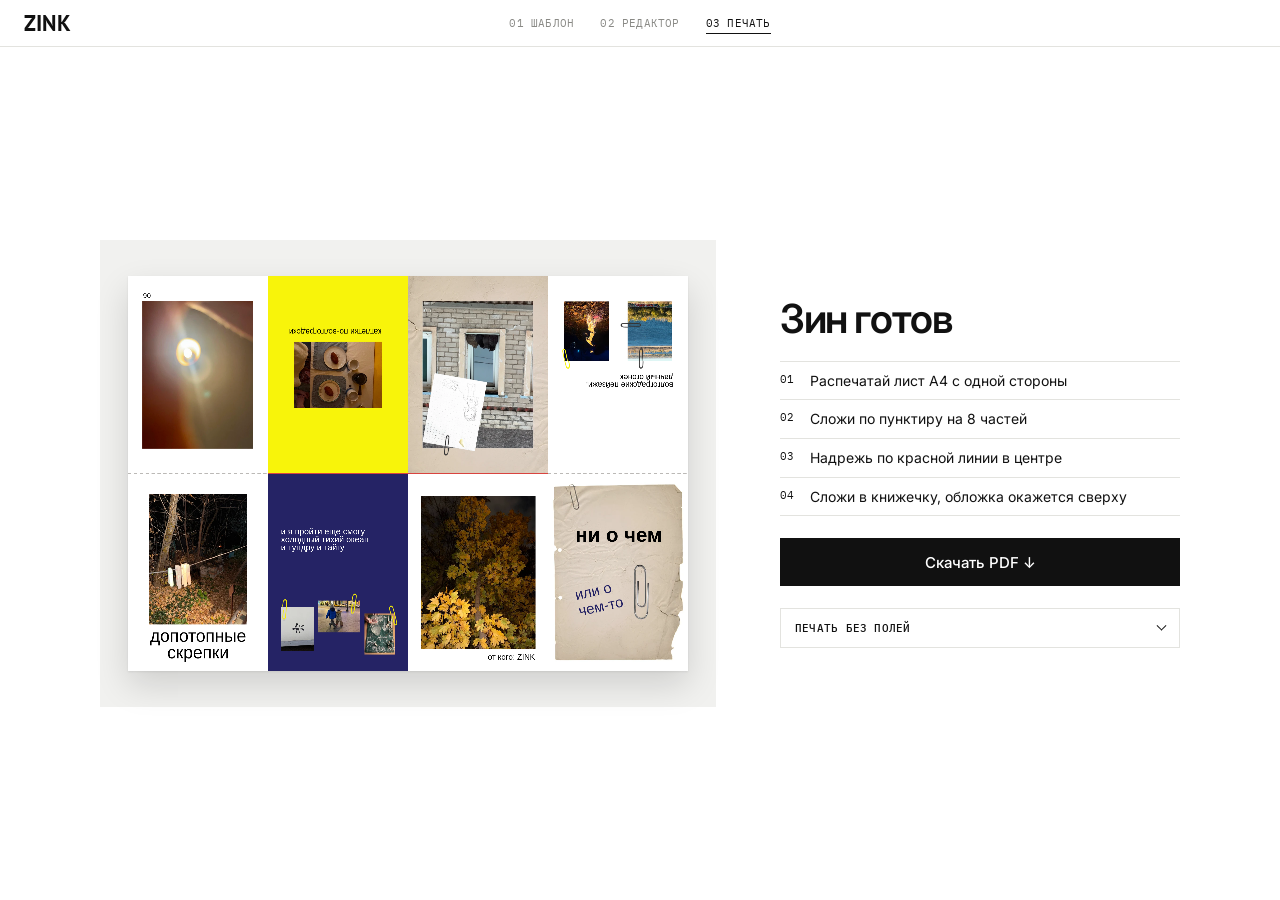
<file: print.html>
<!doctype html>
<html lang="ru">
<head>
<meta charset="utf-8">
<meta name="viewport" content="width=device-width, initial-scale=1">
<title>ZINK · печать</title>
<meta name="description" content="Кривенько, значит искренне">
<meta property="og:title" content="ZINK">
<meta property="og:description" content="Кривенько, значит искренне">
<meta property="og:type" content="website">
<meta property="og:site_name" content="ZINK">
<link rel="icon" href="favicon.ico" sizes="any">
<link rel="icon" type="image/png" sizes="32x32" href="assets/favicon-32.png">
<link rel="icon" type="image/png" sizes="192x192" href="assets/favicon-192.png">
<link rel="apple-touch-icon" href="assets/apple-touch-icon.png">
<link rel="preconnect" href="https://fonts.googleapis.com">
<link rel="preconnect" href="https://fonts.gstatic.com" crossorigin>
<link href="https://fonts.googleapis.com/css2?family=Inter:wght@400;500;600;700&family=PT+Sans:wght@400;700&family=PT+Sans+Narrow:wght@700&family=PT+Mono&family=IBM+Plex+Mono:wght@400;500&display=swap" rel="stylesheet">
<link rel="stylesheet" href="css/site.css">
<style>
.pr { flex: 1; min-height: 0; width: 100%; max-width: 1160px; margin: 0 auto; padding: 24px 40px; display: flex; gap: 64px; align-items: safe center; overflow-y: auto; }
.pr__sheet { flex: 1 1 560px; min-width: 0; background: #F1F1EF; padding: 36px 28px; display: flex; justify-content: center; }
.pr__sheet canvas { display: block; width: 100%; max-width: 760px; max-height: calc(100dvh - 61px - 48px - 72px); object-fit: contain; aspect-ratio: 297 / 210; box-shadow: 0 1px 2px rgba(0,0,0,.08), 0 14px 32px rgba(0,0,0,.14); background: #FFFFFF; }
.pr__side { flex: 0 1 400px; min-width: 0; display: flex; flex-direction: column; gap: 22px; }
.pr__title { margin: 0; font-weight: 600; font-size: 40px; letter-spacing: -0.035em; line-height: 1; }
.steps-list { list-style: none; margin: 0; padding: 0; font-size: 14px; line-height: 1.4; }
.steps-list li { display: grid; grid-template-columns: 30px minmax(0, 1fr); padding: 9px 0; border-top: 1px solid #E3E3DF; }
.steps-list li:last-child { border-bottom: 1px solid #E3E3DF; }
.bl { border: 1px solid #E3E3DF; }
.bl > summary { list-style: none; display: flex; justify-content: space-between; align-items: center; padding: 12px 14px; cursor: pointer; font: 500 11px 'IBM Plex Mono', monospace; text-transform: uppercase; letter-spacing: .02em; }
.bl > summary::-webkit-details-marker { display: none; }
.bl > summary::after { content: ""; width: 7px; height: 7px; border-right: 1.5px solid #111111; border-bottom: 1.5px solid #111111; transform: rotate(45deg) translate(-2px, -2px); transition: transform .2s; }
.bl[open] > summary::after { transform: rotate(-135deg) translate(-2px, -2px); }
.bl__body { padding: 0 14px 14px; font-size: 13px; line-height: 1.5; color: #4A4742; display: flex; flex-direction: column; gap: 8px; }
.bl__body p { margin: 0; }
.bl__body ul { margin: 0; padding-left: 18px; }
.bl__body li { margin: 3px 0; }
.bl__body b { color: #111111; font-weight: 600; }
.bl__h { margin-bottom: -4px !important; color: #111111; font-weight: 600; }
@media (max-width: 900px) {
  .app { height: auto; min-height: 100dvh; overflow: visible; }
  .pr { flex-direction: column; align-items: stretch; gap: 28px; padding: 20px 16px 40px; }
  .pr__sheet { flex: none; padding: 20px 14px; }
  .pr__sheet canvas { max-height: none; }
  .pr__side { flex: none; }
  .pr__title { font-size: 32px; }
}
</style>
</head>
<body>
<div class="app">
  <header class="topbar">
    <a class="logo" href="index.html">ZINK</a>
    <nav aria-label="Шаги">
      <ol class="steps mono">
        <li><a href="templates.html">01 шаблон</a></li>
        <li><a href="editor.html">02 редактор</a></li>
        <li><a href="print.html" aria-current="step">03 печать</a></li>
      </ol>
    </nav>
    <span class="topbar__right"></span>
  </header>

  <main class="pr">
    <section class="pr__sheet" aria-label="Лист для печати">
      <canvas id="sheet" width="1680" height="1188" role="img" aria-label="Весь зин на одном листе A4: верхний ряд страниц перевёрнут, по центру линия надреза"></canvas>
    </section>
    <section class="pr__side">
      <h1 class="pr__title">Зин готов</h1>
      <ol class="steps-list">
        <li><span class="mono">01</span><span>Распечатай лист A4 с одной стороны</span></li>
        <li><span class="mono">02</span><span>Сложи по пунктиру на 8 частей</span></li>
        <li><span class="mono">03</span><span>Надрежь по красной линии в центре</span></li>
        <li><span class="mono">04</span><span>Сложи в книжечку, обложка окажется сверху</span></li>
      </ol>
      <button type="button" class="btn btn--block" id="pdf">Скачать PDF ↓</button>
      <details class="bl">
        <summary>Печать без полей</summary>
        <div class="bl__body">
          <p>Лист в файле сделан от края до края. Чтобы на бумаге не было белых полей, нужен струйный фотопринтер с печатью без полей.</p>
          <p class="bl__h">Чек-лист:</p>
          <ul>
            <li>Бумага: A4 (без полей) или Borderless</li>
            <li>Масштаб: 100%, не «вписать в страницу»</li>
            <li>Выход за край (расширение): минимальный</li>
            <li>Плотность бумаги: 80 г/м², выбирай не сильно плотную, так как после печати нужно будет сложить зин</li>
          </ul>
          <p>Принтер срезает по краю листа 1–3 мм, поэтому в редакторе у края отмечена безопасная зона 5 мм, текст лучше держать внутри неё.</p>
        </div>
      </details>
    </section>
  </main>
</div>
<script src="js/tpl-loader.js"></script>
<script src="js/zine.js"></script>
<script>
(function () {
  var Z = window.ZINK, state = Z.load();
  var canvas = document.getElementById('sheet'), btn = document.getElementById('pdf');
  // Превью: тот же лист, что уйдёт в PDF, с линиями сгибов и надреза
  Z.renderSheet(canvas, state, { guides: true });

  btn.addEventListener('click', function () {
    btn.disabled = true; btn.textContent = 'Собираю PDF…';
    // Печатный файл: 300 dpi, лист A4 альбомный, без линий сгибов и надреза
    var c = document.createElement('canvas'); c.width = 3508; c.height = 2480;
    Z.renderSheet(c, state, { guides: false }).then(function () {
      var blob = Z.pdfFromJpeg(c.toDataURL('image/jpeg', 0.95), c.width, c.height);
      var a = document.createElement('a');
      a.href = URL.createObjectURL(blob); a.download = 'zink-zin.pdf';
      document.body.appendChild(a); a.click(); a.remove();
      setTimeout(function () { URL.revokeObjectURL(a.href); }, 4000);
      btn.textContent = '✓ PDF скачан';
    }).catch(function () {
      btn.textContent = 'Не получилось, попробуй ещё раз';
    }).then(function () { btn.disabled = false; });
  });
})();
</script>
</body>
</html>
</file>
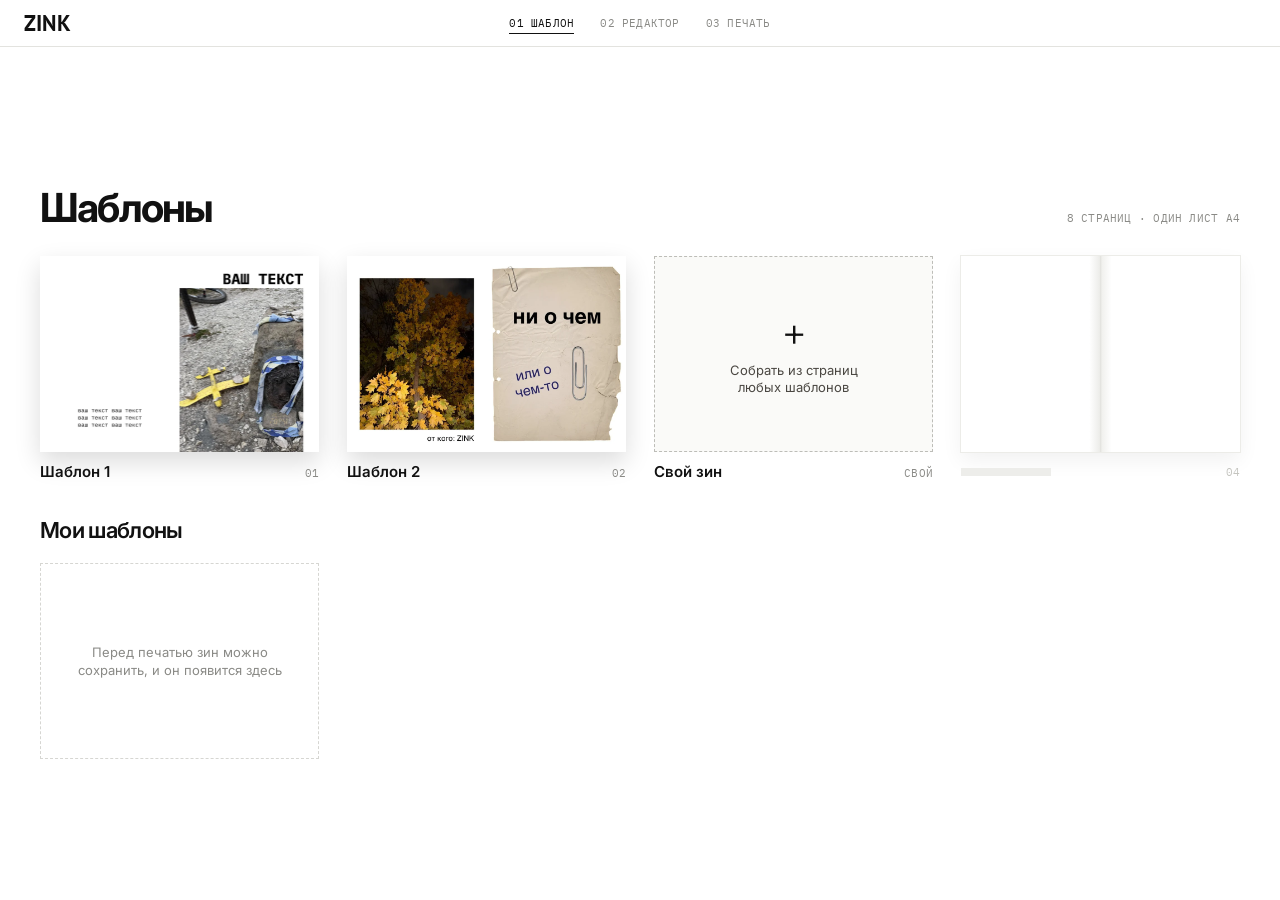
<file: templates.html>
<!doctype html>
<html lang="ru">
<head>
<meta charset="utf-8">
<meta name="viewport" content="width=device-width, initial-scale=1">
<title>ZINK · шаблоны</title>
<meta name="description" content="Кривенько, значит искренне">
<meta property="og:title" content="ZINK">
<meta property="og:description" content="Кривенько, значит искренне">
<meta property="og:type" content="website">
<meta property="og:site_name" content="ZINK">
<link rel="icon" href="favicon.ico" sizes="any">
<link rel="icon" type="image/png" sizes="32x32" href="assets/favicon-32.png">
<link rel="icon" type="image/png" sizes="192x192" href="assets/favicon-192.png">
<link rel="apple-touch-icon" href="assets/apple-touch-icon.png">
<link rel="preconnect" href="https://fonts.googleapis.com">
<link rel="preconnect" href="https://fonts.gstatic.com" crossorigin>
<link href="https://fonts.googleapis.com/css2?family=Inter:wght@400;500;600;700&family=PT+Sans:wght@400;700&family=IBM+Plex+Mono:wght@400;500&display=swap" rel="stylesheet">
<link rel="stylesheet" href="css/site.css">
<style>
.lib { flex: 1; min-height: 0; width: 100%; max-width: 1280px; margin: 0 auto; padding: 32px 40px; display: flex; flex-direction: column; justify-content: safe center; gap: 28px; overflow-y: auto; }
.lib__head { display: flex; justify-content: space-between; align-items: baseline; gap: 16px; }
.lib__title { margin: 0; font-weight: 700; font-size: 40px; letter-spacing: -0.045em; line-height: 1; }
.grid { display: grid; grid-template-columns: repeat(4, minmax(0, 1fr)); gap: 36px 28px; }
/* Карточки держат высоту окна: ширина считается от доступной высоты */
.grid { --cw: min(280px, calc((100vw - 80px - 84px) / 4), calc((100dvh - 61px - 64px - 68px - 36px - 68px) / 2 / .7)); grid-template-columns: repeat(4, var(--cw)); justify-content: space-between; }
.card { display: flex; flex-direction: column; gap: 10px; text-decoration: none; color: #111111; }
.card__thumb { width: 100%; aspect-ratio: 10 / 7; }
.card--live .card__thumb { box-shadow: 0 10px 24px rgba(0,0,0,.14); transition: transform .25s, box-shadow .25s; }
.card--live .card__thumb img { width: 100%; height: 100%; object-fit: cover; }
.card--live:hover .card__thumb { transform: translateY(-4px); box-shadow: 0 18px 34px rgba(0,0,0,.18); }
.card--blank .card__thumb { background: linear-gradient(90deg, #FFFFFF 0 46%, #EDEDEA 49.6%, #E4E4E0 50%, #F1F1EE 50.6%, #FFFFFF 54%); box-shadow: 0 0 0 1px #ECECE8, 0 8px 20px rgba(0,0,0,.06); }
.card--own .card__thumb { position: relative; display: flex; flex-direction: column; align-items: center; justify-content: center; gap: 10px; border: 1.5px dashed #BDBDB8; background: #FAFAF8; transition: border-color .2s, background .2s, transform .25s; }
.card--own:hover .card__thumb { border-color: #111111; background: #FFFFFF; transform: translateY(-4px); }
.own__plus { font: 300 40px/1 Inter, sans-serif; }
.own__txt { font-size: 13px; line-height: 1.35; color: #4A4742; text-align: center; }
.card--my { position: relative; }
.card--my > a { display: flex; flex-direction: column; gap: 10px; text-decoration: none; color: inherit; }
.card--my .card__thumb { background: #F1F1EE; }
.card__del { position: absolute; top: 8px; right: 8px; width: 28px; height: 28px; border: 0; border-radius: 50%; background: rgba(255,255,255,.92); box-shadow: 0 1px 4px rgba(0,0,0,.18); cursor: pointer; font: 400 18px/28px Inter, sans-serif; color: #111111; opacity: 0; transition: opacity .2s; }
.card--my:hover .card__del, .card__del:focus-visible { opacity: 1; }
.card__ask { position: absolute; left: 0; right: 0; top: 0; aspect-ratio: 10 / 7; display: flex; flex-direction: column; align-items: center; justify-content: center; gap: 12px; background: rgba(255,255,255,.94); font-size: 15px; }
.card__ask div { display: flex; gap: 8px; }
.card__ask button { min-height: 34px; padding: 0 14px; border: 1px solid #111111; background: #FFFFFF; cursor: pointer; font: 500 13px Inter, sans-serif; }
.card__ask button.yes { background: #111111; color: #FFFFFF; }
.card--hint .card__thumb { display: flex; align-items: center; justify-content: center; padding: 20px; border: 1.5px dashed #D6D6D2; color: #8A8A86; font-size: 13px; line-height: 1.4; text-align: center; }
.lib__sub { margin: 8px 0 -8px; font-weight: 600; font-size: 22px; letter-spacing: -0.03em; }
.card__meta { display: flex; justify-content: space-between; align-items: baseline; }
.card__name { font-weight: 600; font-size: 15px; }
.card__ph { height: 8px; width: 90px; background: #EDEDEA; margin-top: 6px; }

@media (max-width: 900px) {
  .app { height: auto; min-height: 100dvh; overflow: visible; }
  .lib { padding: 24px 20px 40px; justify-content: flex-start; }
  .grid { grid-template-columns: repeat(2, minmax(0, 1fr)); gap: 28px 16px; }
  .lib__title { font-size: 32px; }
}
</style>
</head>
<body>
<div class="app">
  <header class="topbar">
    <a class="logo" href="index.html">ZINK</a>
    <nav aria-label="Шаги">
      <ol class="steps mono">
        <li><a href="templates.html" aria-current="step">01 шаблон</a></li>
        <li><a href="editor.html">02 редактор</a></li>
        <li><a href="print.html">03 печать</a></li>
      </ol>
    </nav>
    <span class="topbar__right"></span>
  </header>

  <main class="lib">
    <div class="lib__head">
      <h1 class="lib__title">Шаблоны</h1>
      <span class="mono muted">8 страниц · один лист A4</span>
    </div>
    <div class="grid" id="grid">
      <a class="card card--live" href="editor.html?t=1&new=1">
        <div class="card__thumb"><img src="assets/tpl1/spread-0.webp" alt="Обложка и задник шаблона 1"></div>
        <div class="card__meta"><span class="card__name">Шаблон 1</span><span class="mono muted">01</span></div>
      </a>
      <a class="card card--live" href="editor.html?t=2&new=1">
        <div class="card__thumb"><img src="assets/tpl2/spread-0.webp" alt="Обложка и задник шаблона 2"></div>
        <div class="card__meta"><span class="card__name">Шаблон 2</span><span class="mono muted">02</span></div>
      </a>
      <a class="card card--own" href="builder.html?new=1">
        <div class="card__thumb"><span class="own__plus" aria-hidden="true">+</span><span class="own__txt">Собрать из страниц<br>любых шаблонов</span></div>
        <div class="card__meta"><span class="card__name">Свой зин</span><span class="mono muted">свой</span></div>
      </a>
      <div class="card card--blank" aria-label="Пустой шаблон"><div class="card__thumb"></div><div class="card__meta"><span class="card__ph"></span><span class="mono" style="color:#C4C4BF">04</span></div></div>
    </div>

    <h2 class="lib__sub">Мои шаблоны</h2>
    <div class="grid" id="my"></div>
  </main>
</div>
<script src="js/my.js"></script>
<script>
  // Мои шаблоны: сохранённые перед печатью. Их можно открыть или удалить, основные: нет
  (function () {
    var box = document.getElementById('my');
    function date(ts) { var d = new Date(ts); return ('0' + d.getDate()).slice(-2) + '.' + ('0' + (d.getMonth() + 1)).slice(-2); }
    function render() {
      var list = ZINK_MY.index(); box.innerHTML = '';
      if (!list.length) {
        box.innerHTML = '<div class="card card--hint"><div class="card__thumb">Перед печатью зин можно сохранить, и он появится здесь</div></div>';
        return;
      }
      list.forEach(function (m) {
        var c = document.createElement('div'); c.className = 'card card--live card--my';
        var a = document.createElement('a'); a.href = 'editor.html?m=' + m.id + '&new=1';
        a.innerHTML = '<div class="card__thumb"><img alt=""></div><div class="card__meta"><span class="card__name"></span><span class="mono muted">' + date(m.created) + '</span></div>';
        a.querySelector('.card__name').textContent = m.name;
        a.querySelector('img').alt = 'Обложка и задник: ' + m.name;
        var del = document.createElement('button'); del.type = 'button'; del.className = 'card__del'; del.textContent = '×';
        del.setAttribute('aria-label', 'Удалить шаблон «' + m.name + '»');
        del.addEventListener('click', function () {
          if (c.querySelector('.card__ask')) return;
          var ask = document.createElement('div'); ask.className = 'card__ask';
          ask.innerHTML = '<span>Удалить шаблон?</span><div><button type="button" class="yes">Удалить</button><button type="button" class="no">Отмена</button></div>';
          ask.querySelector('.yes').addEventListener('click', function () { ZINK_MY.del(m.id).then(render); });
          ask.querySelector('.no').addEventListener('click', function () { ask.remove(); });
          c.appendChild(ask); ask.querySelector('.no').focus();
        });
        c.appendChild(a); c.appendChild(del); box.appendChild(c);
        ZINK_MY.get(m.id).then(function (r) { if (r && r.thumb) a.querySelector('img').src = r.thumb; });
      });
    }
    render();
  })();
</script>
</body>
</html>
</file>
<file: css/site.css>
/* ZINK · общие стили */
*, *::before, *::after { box-sizing: border-box; }
html, body { margin: 0; height: 100%; }
body { font-family: Inter, system-ui, sans-serif; color: #111111; background: #FFFFFF; -webkit-font-smoothing: antialiased; }
a { color: inherit; }
img { display: block; max-width: 100%; }
button { font: inherit; color: inherit; }
:focus-visible { outline: 2px solid #2F5BEA; outline-offset: 2px; }

.logo { font: 700 22px 'PT Sans', sans-serif; letter-spacing: .01em; line-height: 1; text-decoration: none; }
.mono { font-family: 'IBM Plex Mono', monospace; font-size: 11px; line-height: 1.5; text-transform: uppercase; letter-spacing: .02em; }
.muted { color: #8A8A86; }

.btn { display: inline-flex; align-items: center; justify-content: center; gap: 10px; min-height: 48px; padding: 0 22px; border: 0; cursor: pointer; background: #111111; color: #FFFFFF; font: 500 15px Inter, sans-serif; text-decoration: none; transition: background .2s; }
.btn:hover { background: #3A3A38; }
.btn--outline { background: #FFFFFF; color: #111111; box-shadow: inset 0 0 0 1px #111111; }
.btn--outline:hover { background: #111111; color: #FFFFFF; }
.btn--block { width: 100%; }

/* Шапка сервиса с шагами */
.app { height: 100vh; height: 100dvh; display: flex; flex-direction: column; overflow: hidden; }
.topbar { display: grid; grid-template-columns: minmax(0, 1fr) auto minmax(0, 1fr); align-items: center; gap: 16px; padding: 12px 24px; border-bottom: 1px solid #E3E3DF; flex: none; }
.topbar__right { display: flex; justify-content: flex-end; }
.steps { list-style: none; margin: 0; padding: 0; display: flex; gap: 26px; }
.steps a { text-decoration: none; color: #8A8A86; }
.steps a[aria-current="step"] { color: #111111; border-bottom: 1.5px solid #111111; padding-bottom: 3px; }

@media (max-width: 760px) {
  .app { height: auto; min-height: 100dvh; overflow: visible; }
  .topbar { grid-template-columns: 1fr auto; padding: 12px 16px; }
  .topbar nav { grid-column: 1 / -1; grid-row: 2; }
  .steps { gap: 16px; justify-content: space-between; }
  .topbar__right .btn { min-height: 38px; padding: 0 14px; font-size: 13px; }
}
</file>
